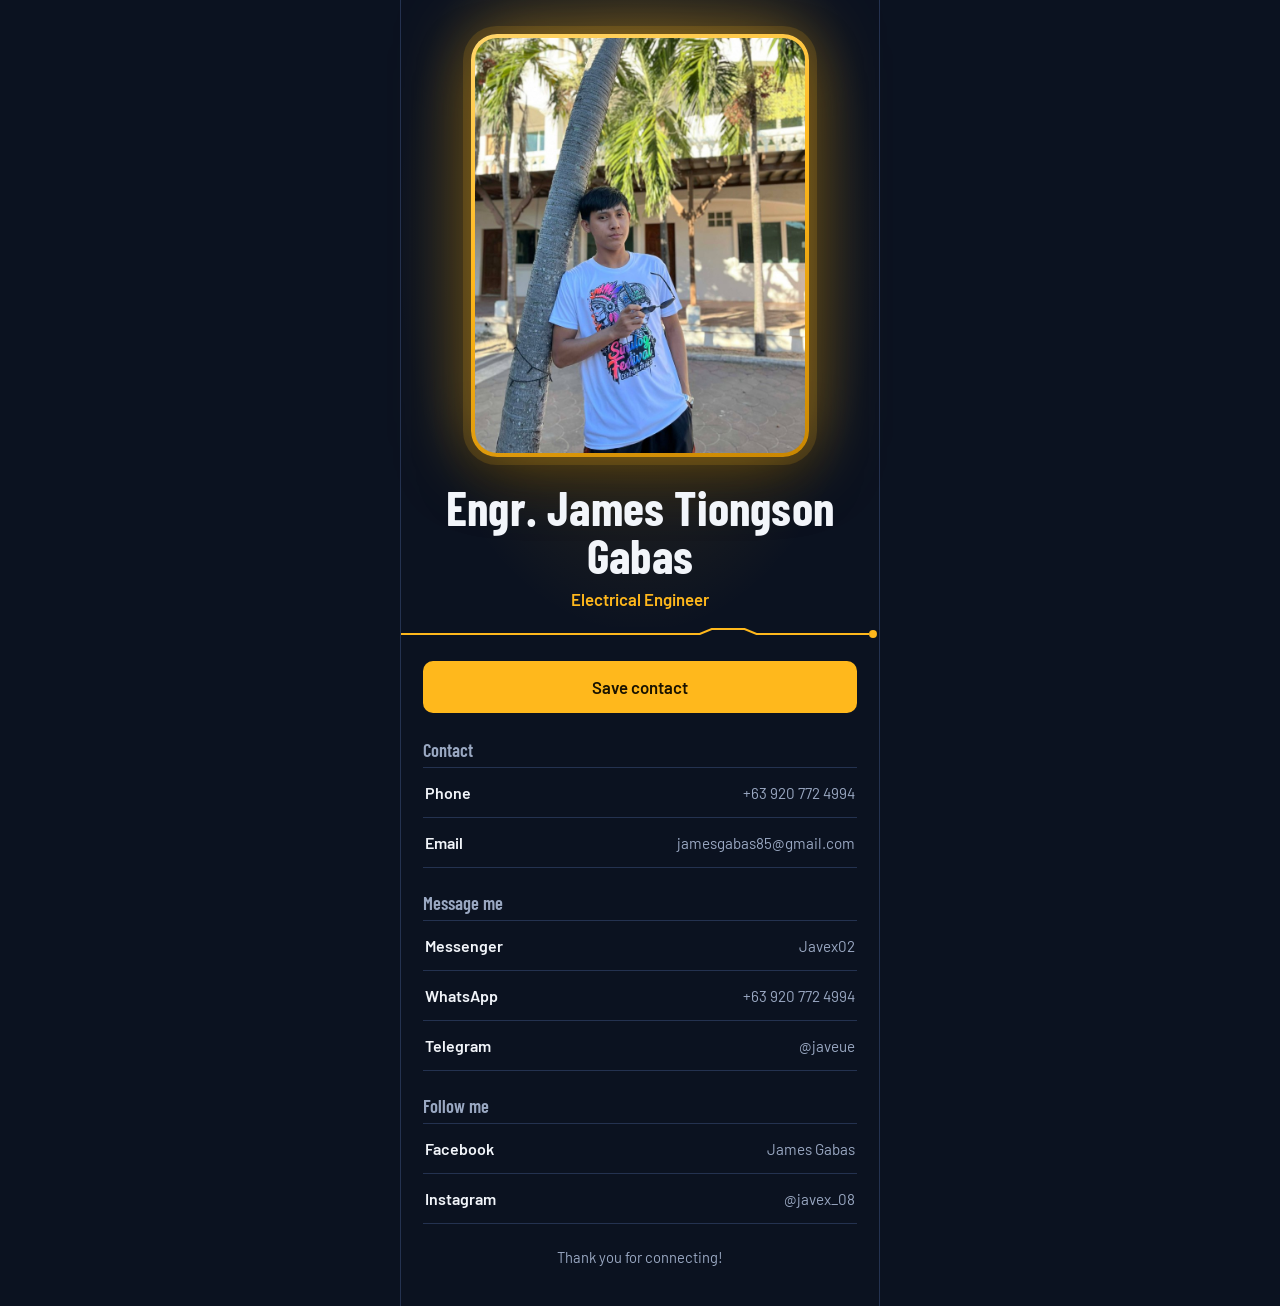
<file: index.html>
<!DOCTYPE html>
<html lang="en">
<head>
<meta charset="UTF-8">
<meta name="viewport" content="width=device-width, initial-scale=1, viewport-fit=cover">
<meta name="theme-color" content="#0b1220">
<title>Engr. James Tiongson Gabas | Electrical Engineer</title>
<link rel="preconnect" href="https://fonts.googleapis.com">
<link rel="preconnect" href="https://fonts.gstatic.com" crossorigin>
<link href="https://fonts.googleapis.com/css2?family=Barlow+Condensed:wght@600;700&family=Barlow:wght@400;500;600&display=swap" rel="stylesheet">
<style>
:root{--bg:#0b1220;--panel:#121b2e;--line:#243250;--text:#f2f5fa;--muted:#9aa8c2;--amber:#ffb81c}
*{box-sizing:border-box;margin:0;padding:0}
body{background:var(--bg);color:var(--text);font-family:Barlow,system-ui,-apple-system,"Segoe UI",Roboto,sans-serif;-webkit-font-smoothing:antialiased}
.card{max-width:480px;margin:0 auto;min-height:100vh;background:var(--bg)}

/* Hero: profile photo is framed, glowing and spotlit */
.hero{position:relative;padding:34px 22px 18px;text-align:center;background:radial-gradient(ellipse at 50% 38%,rgba(255,184,28,.28) 0%,rgba(255,184,28,.08) 45%,rgba(11,18,32,0) 72%)}
.frame{width:min(78%,340px);aspect-ratio:4/5;margin:0 auto;border-radius:26px;padding:4px;background:linear-gradient(160deg,#ffd66b,var(--amber) 45%,#c98600);box-shadow:0 0 0 8px rgba(255,184,28,.14),0 0 70px rgba(255,184,28,.5),0 24px 50px rgba(0,0,0,.55);animation:glow 3.2s ease-in-out infinite}
.frame img{width:100%;height:100%;object-fit:cover;object-position:50% 45%;border-radius:22px;display:block}
@keyframes glow{50%{box-shadow:0 0 0 12px rgba(255,184,28,.2),0 0 95px rgba(255,184,28,.65),0 24px 50px rgba(0,0,0,.55)}}
.id{margin-top:26px}
.id h1{font-family:"Barlow Condensed","Arial Narrow",Impact,sans-serif;font-weight:700;font-size:clamp(2.2rem,10.5vw,3rem);line-height:1;letter-spacing:.2px}
.id p{margin-top:10px;color:var(--amber);font-weight:600;font-size:1.05rem}

/* One moment of motion: a current line drawn under the photo */
.wire{display:block;width:100%;height:14px}
.wire path{fill:none;stroke:var(--amber);stroke-width:2;stroke-dasharray:520;stroke-dashoffset:520;animation:draw 1.4s .3s ease-out forwards}
.wire circle{fill:var(--amber);opacity:0;animation:pop .2s 1.6s forwards}
@keyframes draw{to{stroke-dashoffset:0}}
@keyframes pop{to{opacity:1}}

.body{padding:6px 22px 40px}
.save{display:block;text-align:center;background:var(--amber);color:#1a1300;font-weight:600;font-size:1.05rem;text-decoration:none;padding:16px;border-radius:10px;margin:14px 0 26px}
.group{margin-bottom:24px}
.group h2{font-family:"Barlow Condensed",sans-serif;font-weight:600;font-size:1.15rem;color:var(--muted);margin-bottom:6px}
.row{display:flex;justify-content:space-between;align-items:center;gap:12px;padding:15px 2px;border-top:1px solid var(--line);color:var(--text);text-decoration:none}
.row:last-child{border-bottom:1px solid var(--line)}
.row b{font-weight:600}
.row span{color:var(--muted);font-size:.95rem;text-align:right;overflow-wrap:anywhere}
.row:active{background:var(--panel)}
a:focus-visible{outline:3px solid var(--amber);outline-offset:2px}
.thanks{text-align:center;color:var(--muted);font-size:.92rem;margin-top:8px}
@media (min-width:520px){.card{border-left:1px solid var(--line);border-right:1px solid var(--line)}}
@media (prefers-reduced-motion:reduce){.frame{animation:none}.wire path{animation:none;stroke-dashoffset:0}.wire circle{animation:none;opacity:1}}
</style>
</head>
<body>
<main class="card">
  <header class="hero">
    <div class="frame"><img src="profile.jpg" alt="Engr. James Tiongson Gabas"></div>
    <div class="id">
      <h1>Engr. James Tiongson Gabas</h1>
      <p>Electrical Engineer</p>
    </div>
  </header>

  <svg class="wire" viewBox="0 0 480 14" preserveAspectRatio="none" aria-hidden="true">
    <path d="M0 7 H300 L312 2 H345 L357 7 H470"/>
    <circle cx="474" cy="7" r="4"/>
  </svg>

  <div class="body">
    <a class="save" href="james-gabas.vcf" download>Save contact</a>

    <section class="group">
      <h2>Contact</h2>
      <a class="row" href="tel:+639207724994"><b>Phone</b><span>+63 920 772 4994</span></a>
      <a class="row" href="mailto:jamesgabas85@gmail.com"><b>Email</b><span>jamesgabas85@gmail.com</span></a>
    </section>

    <section class="group">
      <h2>Message me</h2>
      <a class="row" href="https://m.me/Javex02" target="_blank" rel="noopener"><b>Messenger</b><span>Javex02</span></a>
      <a class="row" href="https://wa.me/639207724994?s=t" target="_blank" rel="noopener"><b>WhatsApp</b><span>+63 920 772 4994</span></a>
      <a class="row" href="https://t.me/javeue" target="_blank" rel="noopener"><b>Telegram</b><span>@javeue</span></a>
    </section>

    <section class="group">
      <h2>Follow me</h2>
      <a class="row" href="https://www.facebook.com/share/1MJzKPGMtL/" target="_blank" rel="noopener"><b>Facebook</b><span>James Gabas</span></a>
      <a class="row" href="https://www.instagram.com/javex_08?obrf=Zm5xOXE4dzhrMDA0" target="_blank" rel="noopener"><b>Instagram</b><span>@javex_08</span></a>
    </section>

    <p class="thanks">Thank you for connecting!</p>
  </div>
</main>
</body>
</html>
</file>
